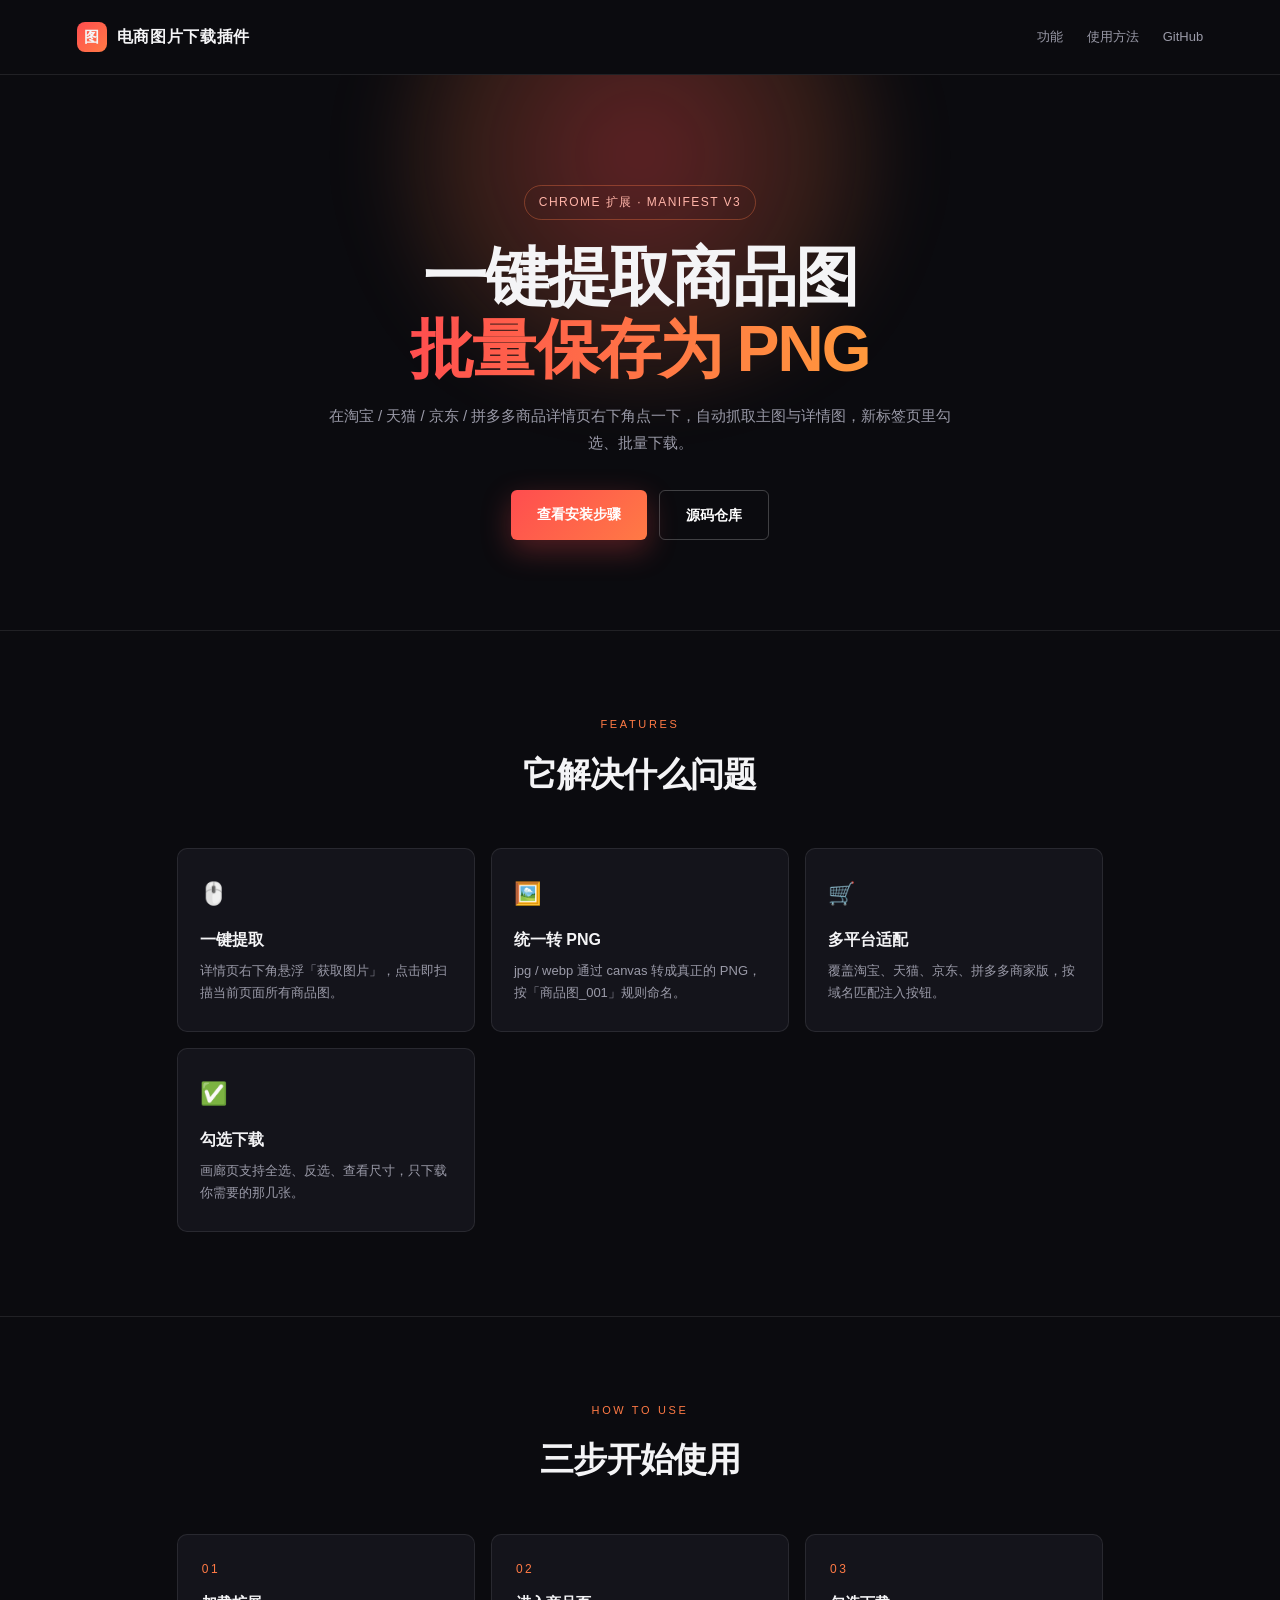
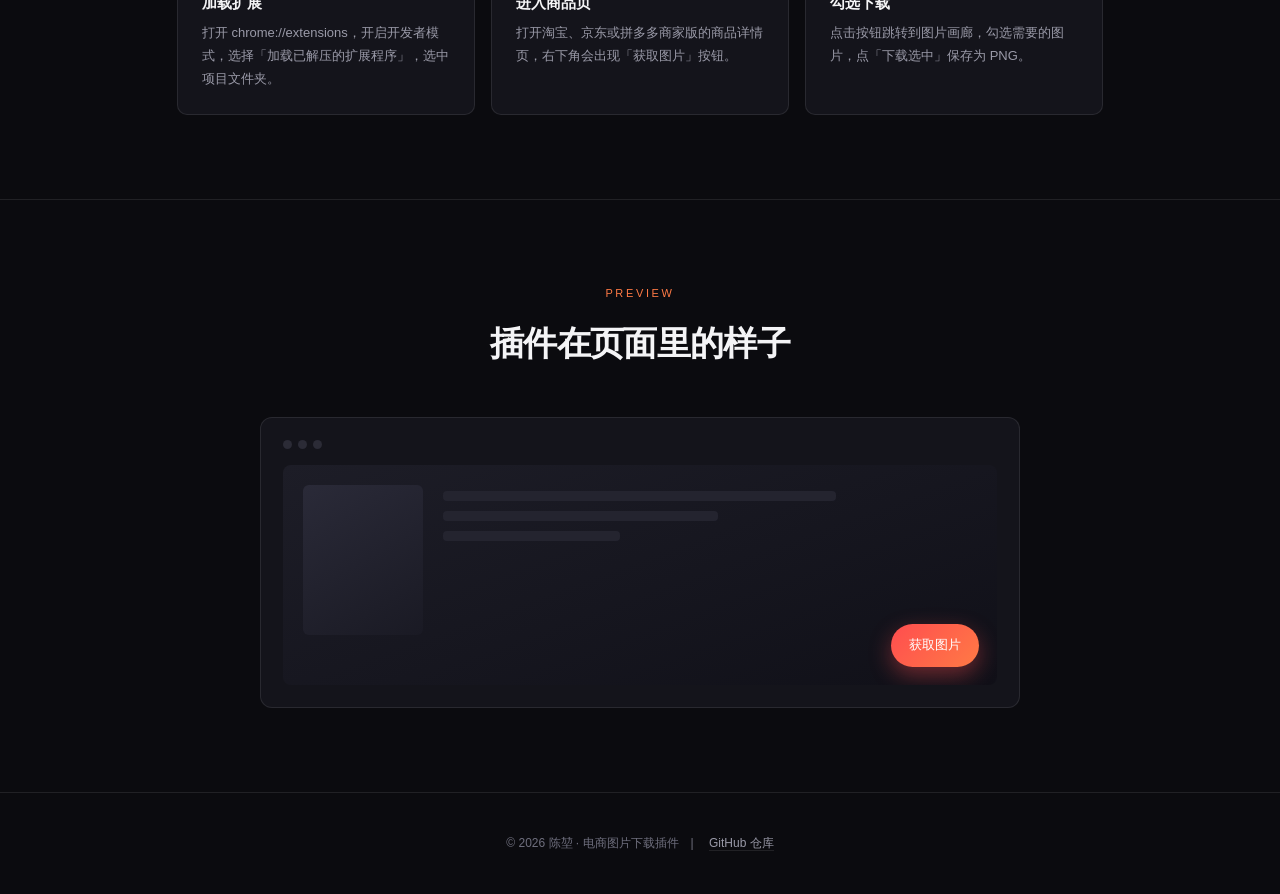
<file: index.html>
<!DOCTYPE html>
<html lang="zh-CN">
<head>
<meta charset="UTF-8">
<meta name="viewport" content="width=device-width, initial-scale=1.0">
<title>电商图片下载插件 · 一键批量保存商品图</title>
<style>
  * { margin: 0; padding: 0; box-sizing: border-box; }
  :root {
    --bg: #0b0b0f;
    --panel: #14141b;
    --line: rgba(255,255,255,.09);
    --text: #f4f4f6;
    --muted: #9a9aa8;
    --red: #ff4d4f;
    --orange: #ff7a45;
  }
  body {
    background: var(--bg);
    color: var(--text);
    font-family: -apple-system, BlinkMacSystemFont, "Segoe UI", "PingFang SC", "Microsoft YaHei", sans-serif;
    line-height: 1.75;
    -webkit-font-smoothing: antialiased;
  }
  a { color: inherit; text-decoration: none; }

  .wrap { max-width: 1080px; margin: 0 auto; padding: 0 6vw; }

  nav {
    display: flex; align-items: center; justify-content: space-between;
    padding: 22px 6vw; border-bottom: 1px solid var(--line);
  }
  .brand { display: flex; align-items: center; gap: 10px; font-weight: 800; letter-spacing: .04em; }
  .brand i {
    width: 30px; height: 30px; border-radius: 8px; display: grid; place-items: center;
    background: linear-gradient(135deg, var(--red), var(--orange)); font-style: normal; font-size: 15px;
  }
  .nav-links { display: flex; gap: 24px; font-size: 13px; color: var(--muted); }
  .nav-links a:hover { color: #fff; }

  header { position: relative; padding: 110px 0 90px; text-align: center; overflow: hidden; }
  header::before {
    content: ""; position: absolute; top: -160px; left: 50%; transform: translateX(-50%);
    width: 620px; height: 480px; border-radius: 50%;
    background: radial-gradient(circle, rgba(255,77,79,.35), rgba(255,122,69,.16) 45%, transparent 70%);
    filter: blur(30px); z-index: 0;
  }
  header .wrap { position: relative; z-index: 1; }
  .pill {
    display: inline-block; padding: 6px 14px; margin-bottom: 22px;
    font-size: 12px; letter-spacing: .12em; color: #ffb4a8;
    border: 1px solid rgba(255,122,69,.35); border-radius: 999px;
  }
  h1 { font-size: clamp(38px, 5.6vw, 64px); line-height: 1.12; letter-spacing: -.03em; font-weight: 800; }
  h1 span { background: linear-gradient(100deg, #ff4d4f, #ff9a3c); -webkit-background-clip: text; background-clip: text; color: transparent; }
  .lead { max-width: 640px; margin: 18px auto 34px; color: var(--muted); font-size: 15px; }
  .actions { display: flex; gap: 12px; justify-content: center; flex-wrap: wrap; }
  .btn {
    padding: 12px 26px; border-radius: 6px; font-size: 14px; font-weight: 600;
    transition: transform .2s ease, background .2s ease;
  }
  .btn-primary { background: linear-gradient(135deg, var(--red), var(--orange)); color: #fff; box-shadow: 0 10px 30px rgba(255,77,79,.3); }
  .btn-primary:hover { transform: translateY(-2px); }
  .btn-ghost { border: 1px solid rgba(255,255,255,.22); color: #fff; }
  .btn-ghost:hover { background: rgba(255,255,255,.07); }

  section { padding: 84px 0; border-top: 1px solid var(--line); }
  .section-label { display: block; text-align: center; font-size: 11px; letter-spacing: .24em; color: var(--orange); margin-bottom: 10px; }
  h2 { text-align: center; font-size: clamp(24px, 3.2vw, 34px); font-weight: 800; letter-spacing: -.02em; margin-bottom: 44px; }

  .grid { display: grid; grid-template-columns: repeat(auto-fit, minmax(230px, 1fr)); gap: 16px; }
  .card {
    padding: 26px 22px; background: var(--panel); border: 1px solid var(--line); border-radius: 10px;
    transition: transform .2s ease, border-color .2s ease;
  }
  .card:hover { transform: translateY(-4px); border-color: rgba(255,122,69,.4); }
  .card .ico { font-size: 22px; margin-bottom: 12px; }
  .card h3 { font-size: 16px; margin-bottom: 6px; }
  .card p { font-size: 13px; color: var(--muted); }

  .steps { display: grid; grid-template-columns: repeat(auto-fit, minmax(240px, 1fr)); gap: 16px; counter-reset: s; }
  .step { padding: 24px; border: 1px solid var(--line); border-radius: 10px; background: var(--panel); }
  .step::before {
    counter-increment: s; content: "0" counter(s);
    display: block; font-size: 12px; letter-spacing: .2em; color: var(--orange); margin-bottom: 10px;
  }
  .step h3 { font-size: 15px; margin-bottom: 6px; }
  .step p { font-size: 13px; color: var(--muted); }

  .preview {
    position: relative; max-width: 760px; margin: 0 auto; padding: 22px;
    border: 1px solid var(--line); border-radius: 12px; background: var(--panel);
  }
  .preview-bar { display: flex; gap: 6px; margin-bottom: 16px; }
  .preview-bar i { width: 9px; height: 9px; border-radius: 50%; background: #2b2b36; }
  .mock { position: relative; height: 220px; border-radius: 8px; background: linear-gradient(160deg, #1d1d27, #101018); overflow: hidden; }
  .mock .float {
    position: absolute; right: 18px; bottom: 18px; padding: 10px 18px; border-radius: 999px;
    font-size: 13px; color: #fff; background: linear-gradient(135deg, var(--red), var(--orange));
    box-shadow: 0 8px 22px rgba(255,77,79,.4);
  }
  .mock .thumb { position: absolute; left: 20px; top: 20px; width: 120px; height: 150px; border-radius: 6px; background: linear-gradient(150deg, #2a2a38, #1a1a24); }
  .mock .lines { position: absolute; left: 160px; top: 26px; width: 55%; }
  .mock .lines i { display: block; height: 10px; border-radius: 4px; background: #24242f; margin-bottom: 10px; }
  .mock .lines i:nth-child(2) { width: 70%; }
  .mock .lines i:nth-child(3) { width: 45%; }

  footer { padding: 40px 6vw; border-top: 1px solid var(--line); text-align: center; font-size: 12px; color: #6f6f7e; }
  footer a { color: #9a9aa8; border-bottom: 1px solid var(--line); }
</style>
</head>
<body>

<nav>
  <div class="brand"><i>图</i> 电商图片下载插件</div>
  <div class="nav-links">
    <a href="#features">功能</a>
    <a href="#how">使用方法</a>
    <a href="https://github.com/mysterious-aliens/ecommerce-image-extractor" target="_blank" rel="noreferrer">GitHub</a>
  </div>
</nav>

<header>
  <div class="wrap">
    <span class="pill">CHROME 扩展 · MANIFEST V3</span>
    <h1>一键提取商品图<br><span>批量保存为 PNG</span></h1>
    <p class="lead">在淘宝 / 天猫 / 京东 / 拼多多商品详情页右下角点一下，自动抓取主图与详情图，新标签页里勾选、批量下载。</p>
    <div class="actions">
      <a class="btn btn-primary" href="#how">查看安装步骤</a>
      <a class="btn btn-ghost" href="https://github.com/mysterious-aliens/ecommerce-image-extractor" target="_blank" rel="noreferrer">源码仓库</a>
    </div>
  </div>
</header>

<section id="features">
  <div class="wrap">
    <span class="section-label">FEATURES</span>
    <h2>它解决什么问题</h2>
    <div class="grid">
      <div class="card"><div class="ico">🖱️</div><h3>一键提取</h3><p>详情页右下角悬浮「获取图片」，点击即扫描当前页面所有商品图。</p></div>
      <div class="card"><div class="ico">🖼️</div><h3>统一转 PNG</h3><p>jpg / webp 通过 canvas 转成真正的 PNG，按「商品图_001」规则命名。</p></div>
      <div class="card"><div class="ico">🛒</div><h3>多平台适配</h3><p>覆盖淘宝、天猫、京东、拼多多商家版，按域名匹配注入按钮。</p></div>
      <div class="card"><div class="ico">✅</div><h3>勾选下载</h3><p>画廊页支持全选、反选、查看尺寸，只下载你需要的那几张。</p></div>
    </div>
  </div>
</section>

<section id="how">
  <div class="wrap">
    <span class="section-label">HOW TO USE</span>
    <h2>三步开始使用</h2>
    <div class="steps">
      <div class="step"><h3>加载扩展</h3><p>打开 chrome://extensions，开启开发者模式，选择「加载已解压的扩展程序」，选中项目文件夹。</p></div>
      <div class="step"><h3>进入商品页</h3><p>打开淘宝、京东或拼多多商家版的商品详情页，右下角会出现「获取图片」按钮。</p></div>
      <div class="step"><h3>勾选下载</h3><p>点击按钮跳转到图片画廊，勾选需要的图片，点「下载选中」保存为 PNG。</p></div>
    </div>
  </div>
</section>

<section>
  <div class="wrap">
    <span class="section-label">PREVIEW</span>
    <h2>插件在页面里的样子</h2>
    <div class="preview">
      <div class="preview-bar"><i></i><i></i><i></i></div>
      <div class="mock">
        <div class="thumb"></div>
        <div class="lines"><i></i><i></i><i></i></div>
        <div class="float">获取图片</div>
      </div>
    </div>
  </div>
</section>

<footer>
  © 2026 陈堃 · 电商图片下载插件　|　
  <a href="https://github.com/mysterious-aliens/ecommerce-image-extractor" target="_blank" rel="noreferrer">GitHub 仓库</a>
</footer>

</body>
</html>
</file>
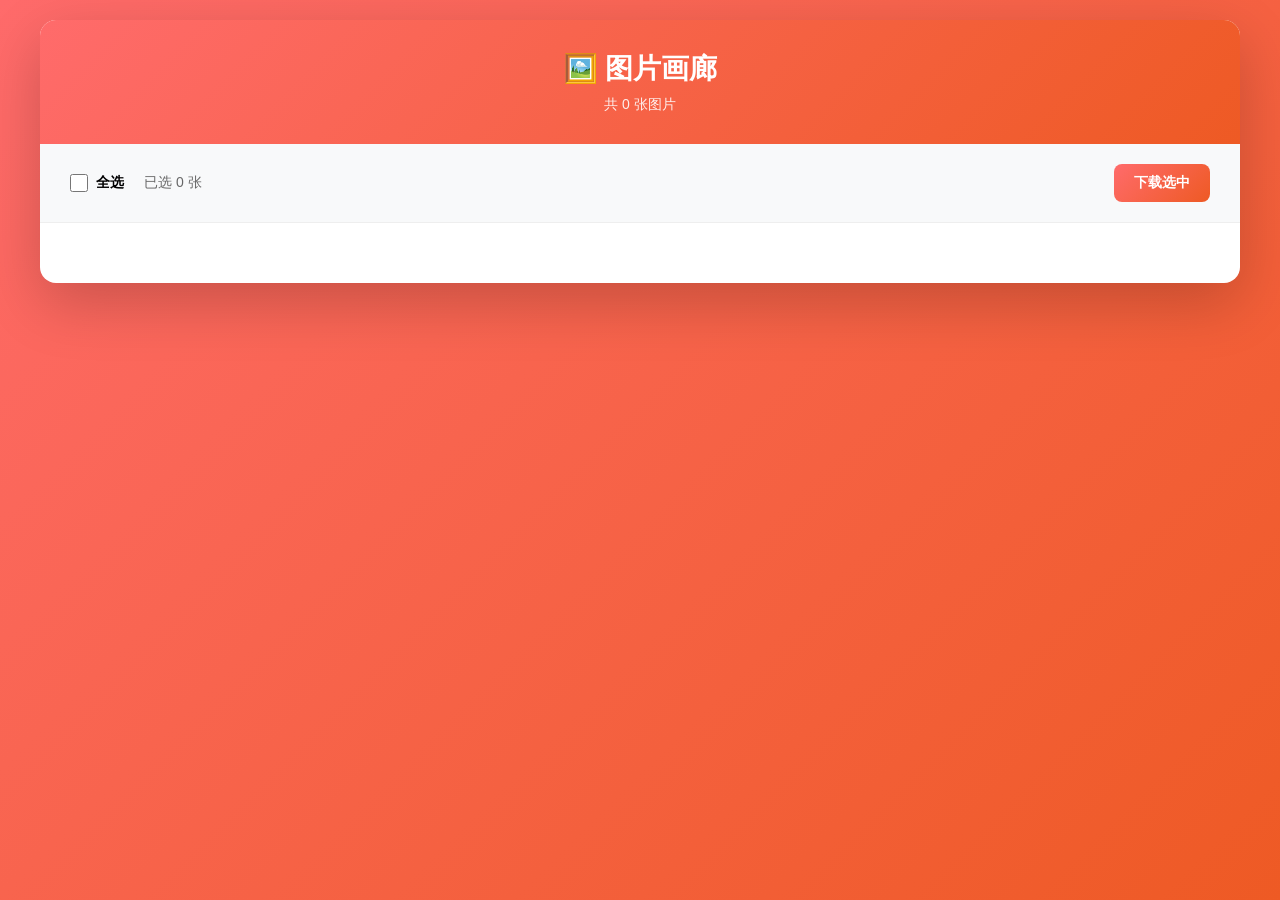
<file: 电商图片下载插件/gallery.html>
<!DOCTYPE html>
<html lang="zh-CN">
<head>
  <meta charset="UTF-8">
  <meta name="viewport" content="width=device-width, initial-scale=1.0">
  <title>图片画廊 - 电商图片提取</title>
  <link rel="stylesheet" href="gallery.css">
</head>
<body>
  <div class="container">
    <header class="header">
      <h1>🖼️ 图片画廊</h1>
      <p id="image-count">共 0 张图片</p>
    </header>

    <div class="toolbar">
      <label class="checkbox-label">
        <input type="checkbox" id="select-all"> 全选
      </label>
      <span id="selected-count">已选 0 张</span>
      <button id="download-selected" class="btn btn-primary">下载选中</button>
    </div>

    <div class="gallery" id="gallery">
      <!-- 图片会动态插入这里 -->
    </div>
  </div>

  <script src="gallery.js"></script>
</body>
</html>
</file>
<file: 电商图片下载插件/gallery.css>
* {
  margin: 0;
  padding: 0;
  box-sizing: border-box;
}

body {
  font-family: -apple-system, BlinkMacSystemFont, 'Segoe UI', Roboto, sans-serif;
  background: linear-gradient(135deg, #ff6b6b 0%, #ee5a24 100%);
  min-height: 100vh;
  padding: 20px;
}

.container {
  max-width: 1200px;
  margin: 0 auto;
  background: white;
  border-radius: 16px;
  box-shadow: 0 20px 60px rgba(0, 0, 0, 0.2);
  overflow: hidden;
}

.header {
  background: linear-gradient(135deg, #ff6b6b 0%, #ee5a24 100%);
  color: white;
  padding: 30px;
  text-align: center;
}

.header h1 {
  font-size: 28px;
  margin-bottom: 8px;
}

.header p {
  opacity: 0.9;
  font-size: 14px;
}

.toolbar {
  display: flex;
  align-items: center;
  gap: 20px;
  padding: 20px 30px;
  background: #f8f9fa;
  border-bottom: 1px solid #eee;
}

.checkbox-label {
  display: flex;
  align-items: center;
  gap: 8px;
  font-size: 14px;
  font-weight: 600;
  cursor: pointer;
}

.checkbox-label input {
  width: 18px;
  height: 18px;
  cursor: pointer;
}

#selected-count {
  color: #666;
  font-size: 14px;
}

.btn {
  padding: 10px 20px;
  border: none;
  border-radius: 8px;
  font-size: 14px;
  font-weight: 600;
  cursor: pointer;
  transition: all 0.3s;
  margin-left: auto;
}

.btn-primary {
  background: linear-gradient(135deg, #ff6b6b 0%, #ee5a24 100%);
  color: white;
}

.btn-primary:hover {
  transform: translateY(-2px);
  box-shadow: 0 6px 20px rgba(238, 90, 36, 0.4);
}

.gallery {
  display: grid;
  grid-template-columns: repeat(auto-fill, minmax(200px, 1fr));
  gap: 20px;
  padding: 30px;
}

.gallery-item {
  position: relative;
  border-radius: 8px;
  overflow: hidden;
  box-shadow: 0 2px 10px rgba(0, 0, 0, 0.1);
  transition: all 0.3s;
  cursor: pointer;
}

.gallery-item:hover {
  transform: translateY(-4px);
  box-shadow: 0 6px 20px rgba(0, 0, 0, 0.15);
}

.gallery-item.selected {
  outline: 3px solid #ff6b6b;
  outline-offset: 2px;
}

.gallery-item img {
  width: 100%;
  height: 200px;
  object-fit: cover;
  display: block;
}

.gallery-item .checkmark {
  position: absolute;
  top: 10px;
  left: 10px;
  width: 24px;
  height: 24px;
  background: white;
  border-radius: 50%;
  display: flex;
  align-items: center;
  justify-content: center;
  font-size: 14px;
  color: #ff6b6b;
  font-weight: bold;
}

.gallery-item.selected .checkmark {
  background: #ff6b6b;
  color: white;
}
</file>
